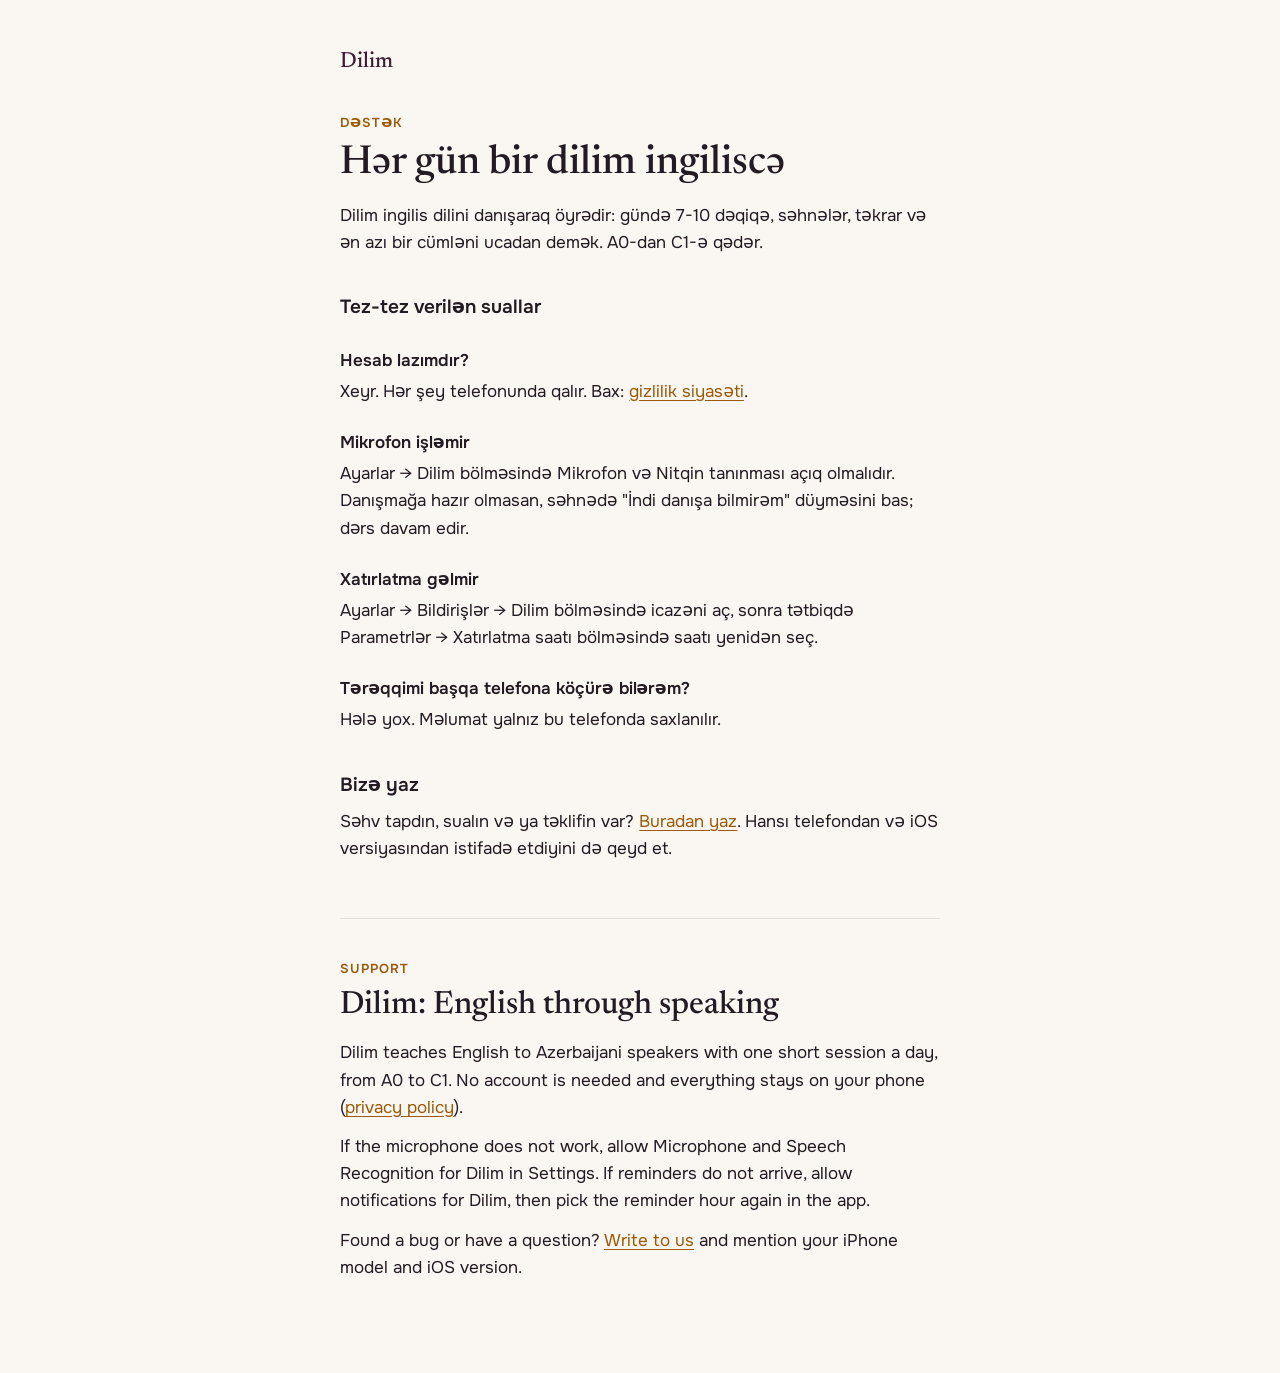
<file: index.html>
<!doctype html>
<html lang="az">
<head>
<meta charset="utf-8">
<meta name="viewport" content="width=device-width, initial-scale=1">
<title>Dilim · Dəstək</title>
<meta name="description" content="Dilim: ingilis dilini danışaraq öyrən. Dəstək və suallar.">
<link rel="stylesheet" href="style.css">
</head>
<body>
<main>
  <span class="mark">Dilim</span>
  <p class="kicker">Dəstək</p>
  <h1>Hər gün bir dilim ingiliscə</h1>
  <p>Dilim ingilis dilini danışaraq öyrədir: gündə 7-10 dəqiqə, səhnələr, təkrar və ən azı bir cümləni ucadan demək. A0-dan C1-ə qədər.</p>

  <h2>Tez-tez verilən suallar</h2>

  <h3>Hesab lazımdır?</h3>
  <p>Xeyr. Hər şey telefonunda qalır. Bax: <a href="privacy.html">gizlilik siyasəti</a>.</p>

  <h3>Mikrofon işləmir</h3>
  <p>Ayarlar → Dilim bölməsində Mikrofon və Nitqin tanınması açıq olmalıdır. Danışmağa hazır olmasan, səhnədə "İndi danışa bilmirəm" düyməsini bas; dərs davam edir.</p>

  <h3>Xatırlatma gəlmir</h3>
  <p>Ayarlar → Bildirişlər → Dilim bölməsində icazəni aç, sonra tətbiqdə Parametrlər → Xatırlatma saatı bölməsində saatı yenidən seç.</p>

  <h3>Tərəqqimi başqa telefona köçürə bilərəm?</h3>
  <p>Hələ yox. Məlumat yalnız bu telefonda saxlanılır.</p>

  <h2>Bizə yaz</h2>
  <p>Səhv tapdın, sualın və ya təklifin var? <a href="https://github.com/14cvd/dilim-site/issues/new">Buradan yaz</a>. Hansı telefondan və iOS versiyasından istifadə etdiyini də qeyd et.</p>

  <hr>

  <div lang="en">
    <p class="kicker">Support</p>
    <h2 class="en-title">Dilim: English through speaking</h2>
    <p>Dilim teaches English to Azerbaijani speakers with one short session a day, from A0 to C1. No account is needed and everything stays on your phone (<a href="privacy.html">privacy policy</a>).</p>
    <p>If the microphone does not work, allow Microphone and Speech Recognition for Dilim in Settings. If reminders do not arrive, allow notifications for Dilim, then pick the reminder hour again in the app.</p>
    <p>Found a bug or have a question? <a href="https://github.com/14cvd/dilim-site/issues/new">Write to us</a> and mention your iPhone model and iOS version.</p>
  </div>
</main>
</body>
</html>
</file>
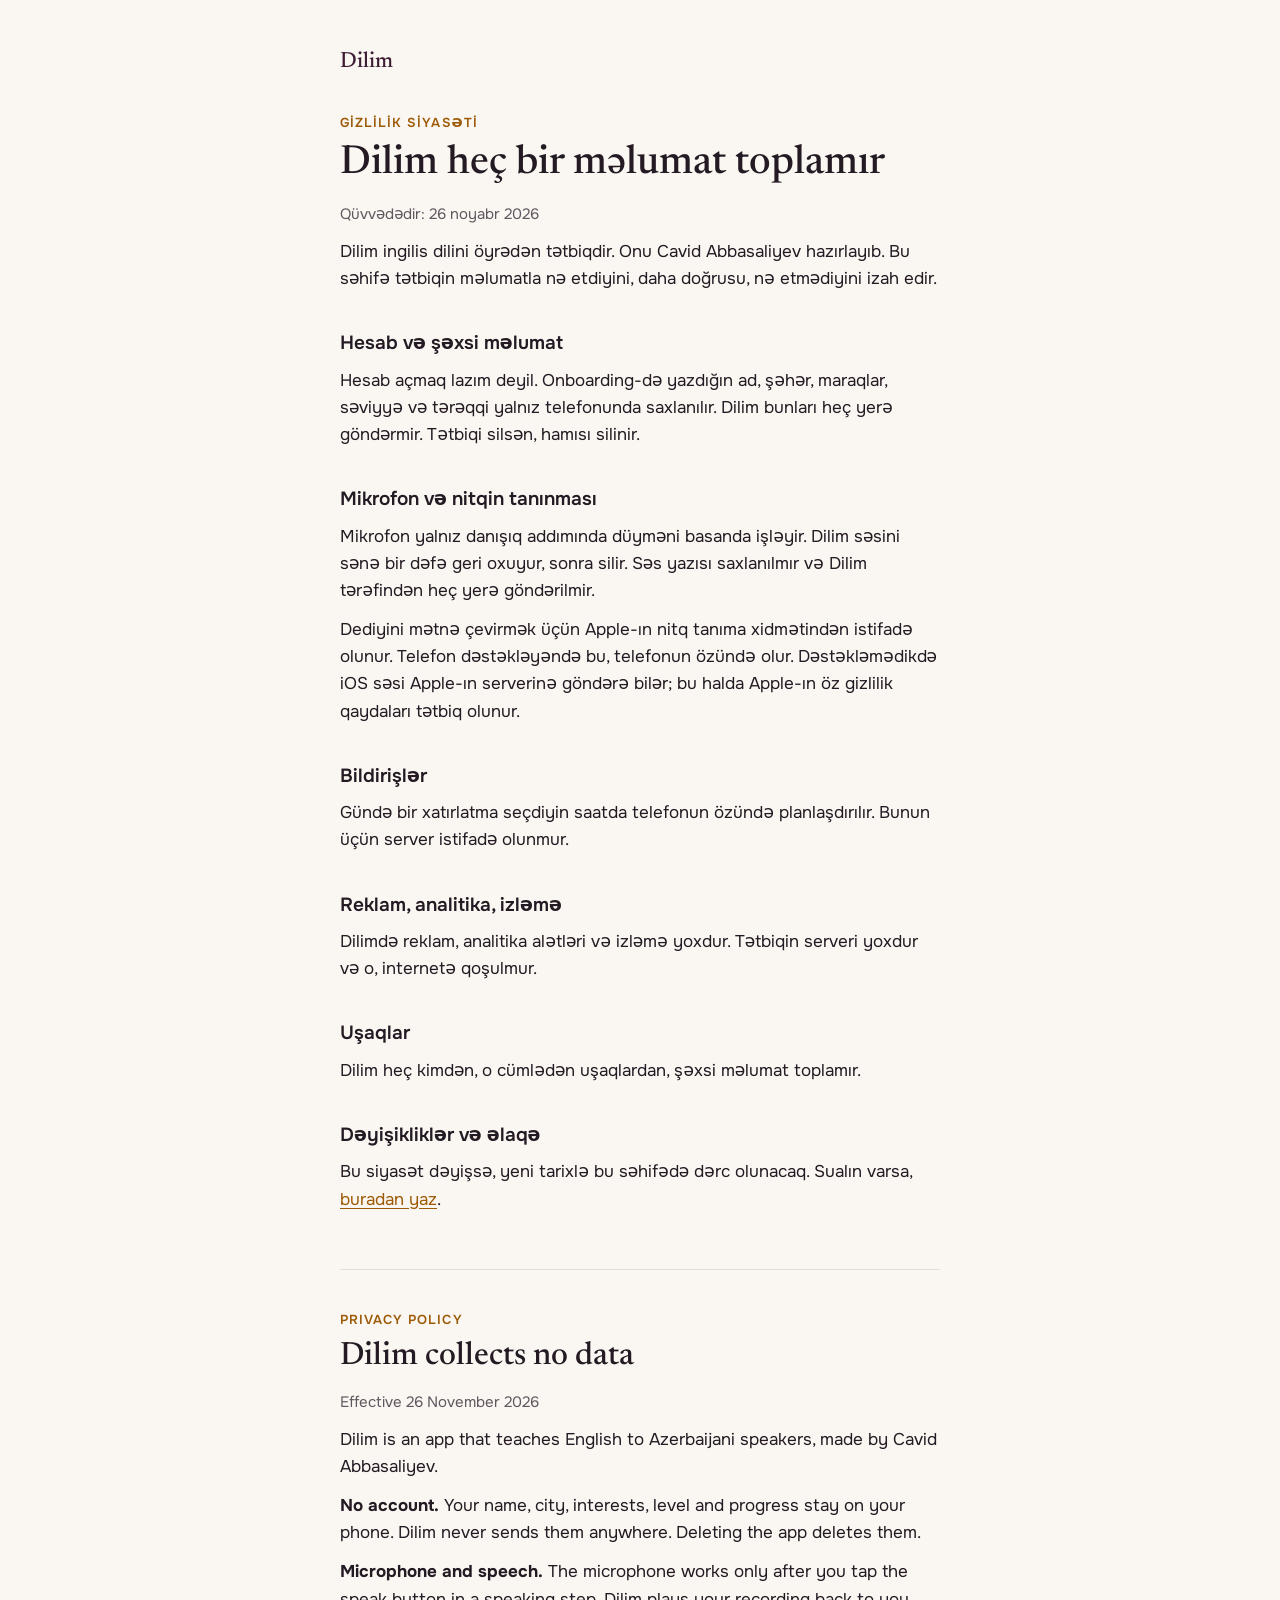
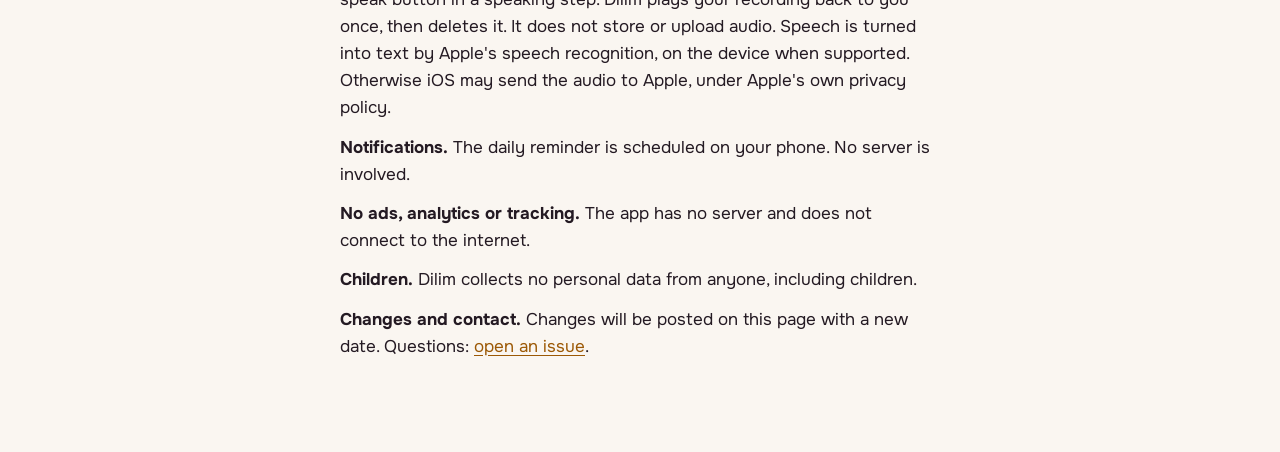
<file: privacy.html>
<!doctype html>
<html lang="az">
<head>
<meta charset="utf-8">
<meta name="viewport" content="width=device-width, initial-scale=1">
<title>Dilim · Gizlilik siyasəti</title>
<meta name="description" content="Dilim heç bir şəxsi məlumat toplamır. Dilim collects no personal data.">
<link rel="stylesheet" href="style.css">
</head>
<body>
<main>
  <a class="mark" href="./">Dilim</a>
  <p class="kicker">Gizlilik siyasəti</p>
  <h1>Dilim heç bir məlumat toplamır</h1>
  <p class="date">Qüvvədədir: 26 noyabr 2026</p>

  <p>Dilim ingilis dilini öyrədən tətbiqdir. Onu Cavid Abbasaliyev hazırlayıb. Bu səhifə tətbiqin məlumatla nə etdiyini, daha doğrusu, nə etmədiyini izah edir.</p>

  <h2>Hesab və şəxsi məlumat</h2>
  <p>Hesab açmaq lazım deyil. Onboarding-də yazdığın ad, şəhər, maraqlar, səviyyə və tərəqqi yalnız telefonunda saxlanılır. Dilim bunları heç yerə göndərmir. Tətbiqi silsən, hamısı silinir.</p>

  <h2>Mikrofon və nitqin tanınması</h2>
  <p>Mikrofon yalnız danışıq addımında düyməni basanda işləyir. Dilim səsini sənə bir dəfə geri oxuyur, sonra silir. Səs yazısı saxlanılmır və Dilim tərəfindən heç yerə göndərilmir.</p>
  <p>Dediyini mətnə çevirmək üçün Apple-ın nitq tanıma xidmətindən istifadə olunur. Telefon dəstəkləyəndə bu, telefonun özündə olur. Dəstəkləmədikdə iOS səsi Apple-ın serverinə göndərə bilər; bu halda Apple-ın öz gizlilik qaydaları tətbiq olunur.</p>

  <h2>Bildirişlər</h2>
  <p>Gündə bir xatırlatma seçdiyin saatda telefonun özündə planlaşdırılır. Bunun üçün server istifadə olunmur.</p>

  <h2>Reklam, analitika, izləmə</h2>
  <p>Dilimdə reklam, analitika alətləri və izləmə yoxdur. Tətbiqin serveri yoxdur və o, internetə qoşulmur.</p>

  <h2>Uşaqlar</h2>
  <p>Dilim heç kimdən, o cümlədən uşaqlardan, şəxsi məlumat toplamır.</p>

  <h2>Dəyişikliklər və əlaqə</h2>
  <p>Bu siyasət dəyişsə, yeni tarixlə bu səhifədə dərc olunacaq. Sualın varsa, <a href="https://github.com/14cvd/dilim-site/issues">buradan yaz</a>.</p>

  <hr>

  <div lang="en">
    <p class="kicker">Privacy policy</p>
    <h2 class="en-title">Dilim collects no data</h2>
    <p class="date">Effective 26 November 2026</p>
    <p>Dilim is an app that teaches English to Azerbaijani speakers, made by Cavid Abbasaliyev.</p>
    <p><strong>No account.</strong> Your name, city, interests, level and progress stay on your phone. Dilim never sends them anywhere. Deleting the app deletes them.</p>
    <p><strong>Microphone and speech.</strong> The microphone works only after you tap the speak button in a speaking step. Dilim plays your recording back to you once, then deletes it. It does not store or upload audio. Speech is turned into text by Apple's speech recognition, on the device when supported. Otherwise iOS may send the audio to Apple, under Apple's own privacy policy.</p>
    <p><strong>Notifications.</strong> The daily reminder is scheduled on your phone. No server is involved.</p>
    <p><strong>No ads, analytics or tracking.</strong> The app has no server and does not connect to the internet.</p>
    <p><strong>Children.</strong> Dilim collects no personal data from anyone, including children.</p>
    <p><strong>Changes and contact.</strong> Changes will be posted on this page with a new date. Questions: <a href="https://github.com/14cvd/dilim-site/issues">open an issue</a>.</p>
  </div>
</main>
</body>
</html>
</file>
<file: style.css>
@import url('https://fonts.googleapis.com/css2?family=Newsreader:opsz,wght@6..72,500&family=Onest:wght@400;600&display=swap');

:root {
  --bg: #FAF6F1;
  --ink: #241A23;
  --muted: #615760;
  --line: #E4DFD7;
  --accent: #9C5906;
  --plum: #3E1D34;
}
@media (prefers-color-scheme: dark) {
  :root {
    --bg: #120C11;
    --ink: #F2EEE7;
    --muted: #B0A8AF;
    --line: #322931;
    --accent: #EDAA45;
    --plum: #F9F4EC;
  }
}

* { box-sizing: border-box; }
html { -webkit-text-size-adjust: 100%; }
body {
  margin: 0;
  background: var(--bg);
  color: var(--ink);
  font: 17px/1.6 'Onest', system-ui, sans-serif;
  -webkit-font-smoothing: antialiased;
}
main { max-width: 640px; margin: 0 auto; padding: 48px 20px 80px; }
.mark {
  display: inline-block;
  font: 500 22px/1 'Newsreader', Georgia, serif;
  color: var(--plum);
  text-decoration: none;
  margin-bottom: 40px;
}
.kicker {
  margin: 0 0 8px;
  font-weight: 600;
  font-size: 13px;
  letter-spacing: 0.08em;
  text-transform: uppercase;
  color: var(--accent);
}
h1, .en-title {
  font: 500 40px/1.1 'Newsreader', Georgia, serif;
  margin: 0 0 16px;
  text-wrap: balance;
}
.en-title { font-size: 32px; }
h2 { font-size: 19px; font-weight: 600; margin: 36px 0 8px; }
h3 { font-size: 17px; font-weight: 600; margin: 24px 0 4px; }
p { margin: 0 0 12px; }
.date { color: var(--muted); font-size: 15px; }
a { color: var(--accent); text-underline-offset: 3px; }
hr { border: 0; border-top: 1px solid var(--line); margin: 56px 0 40px; }
</file>
